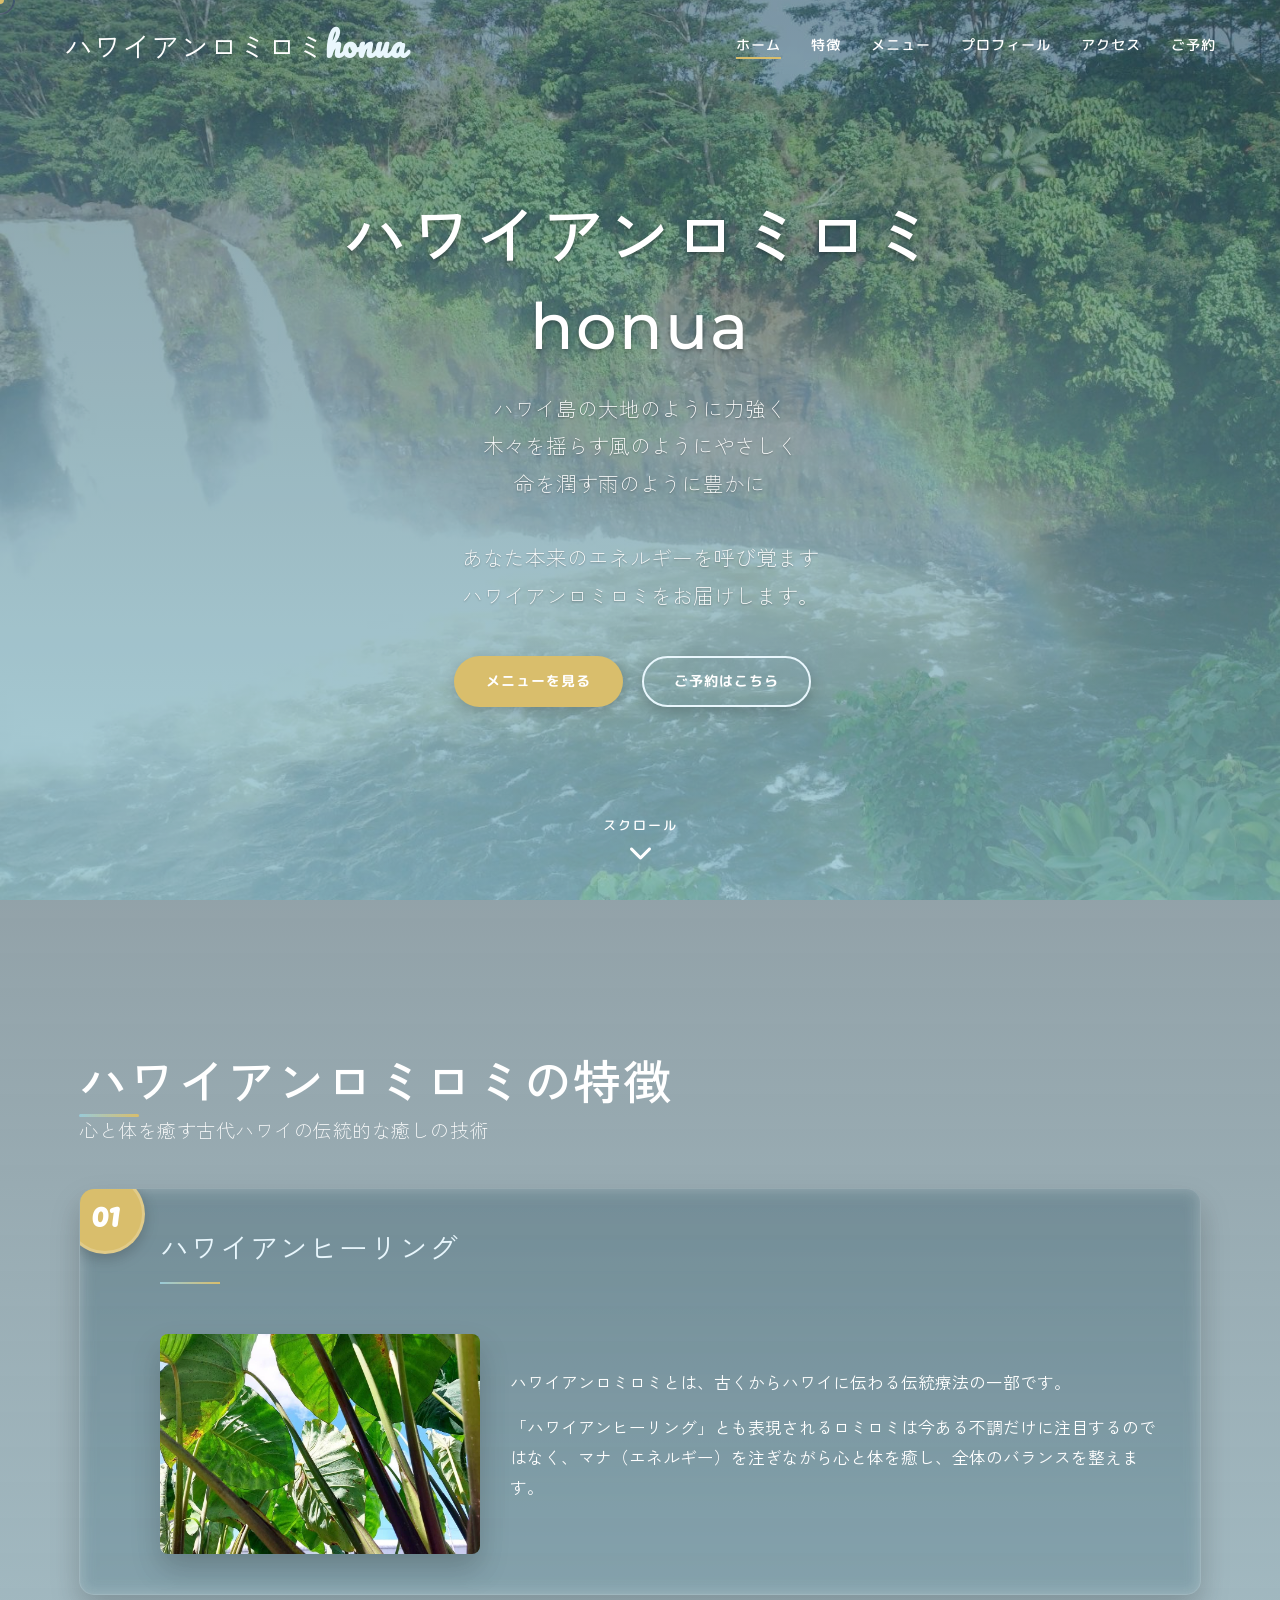
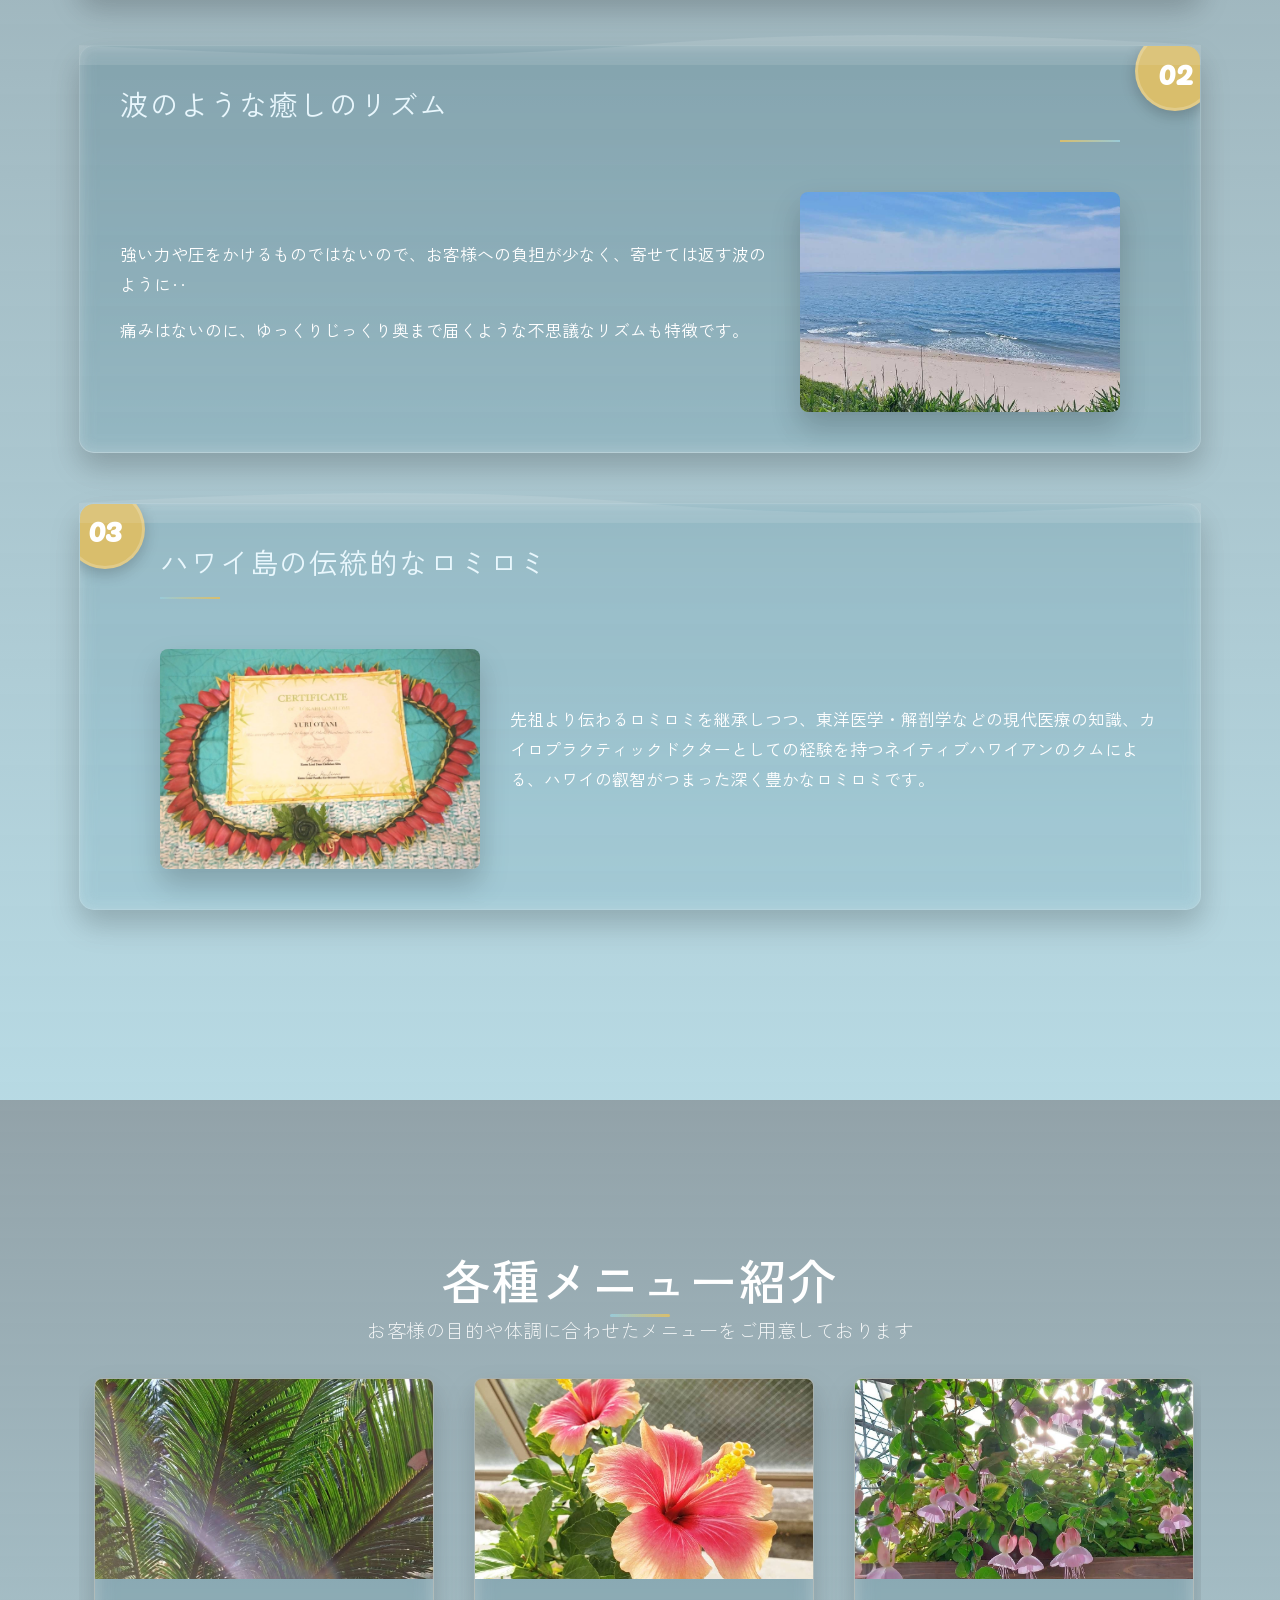
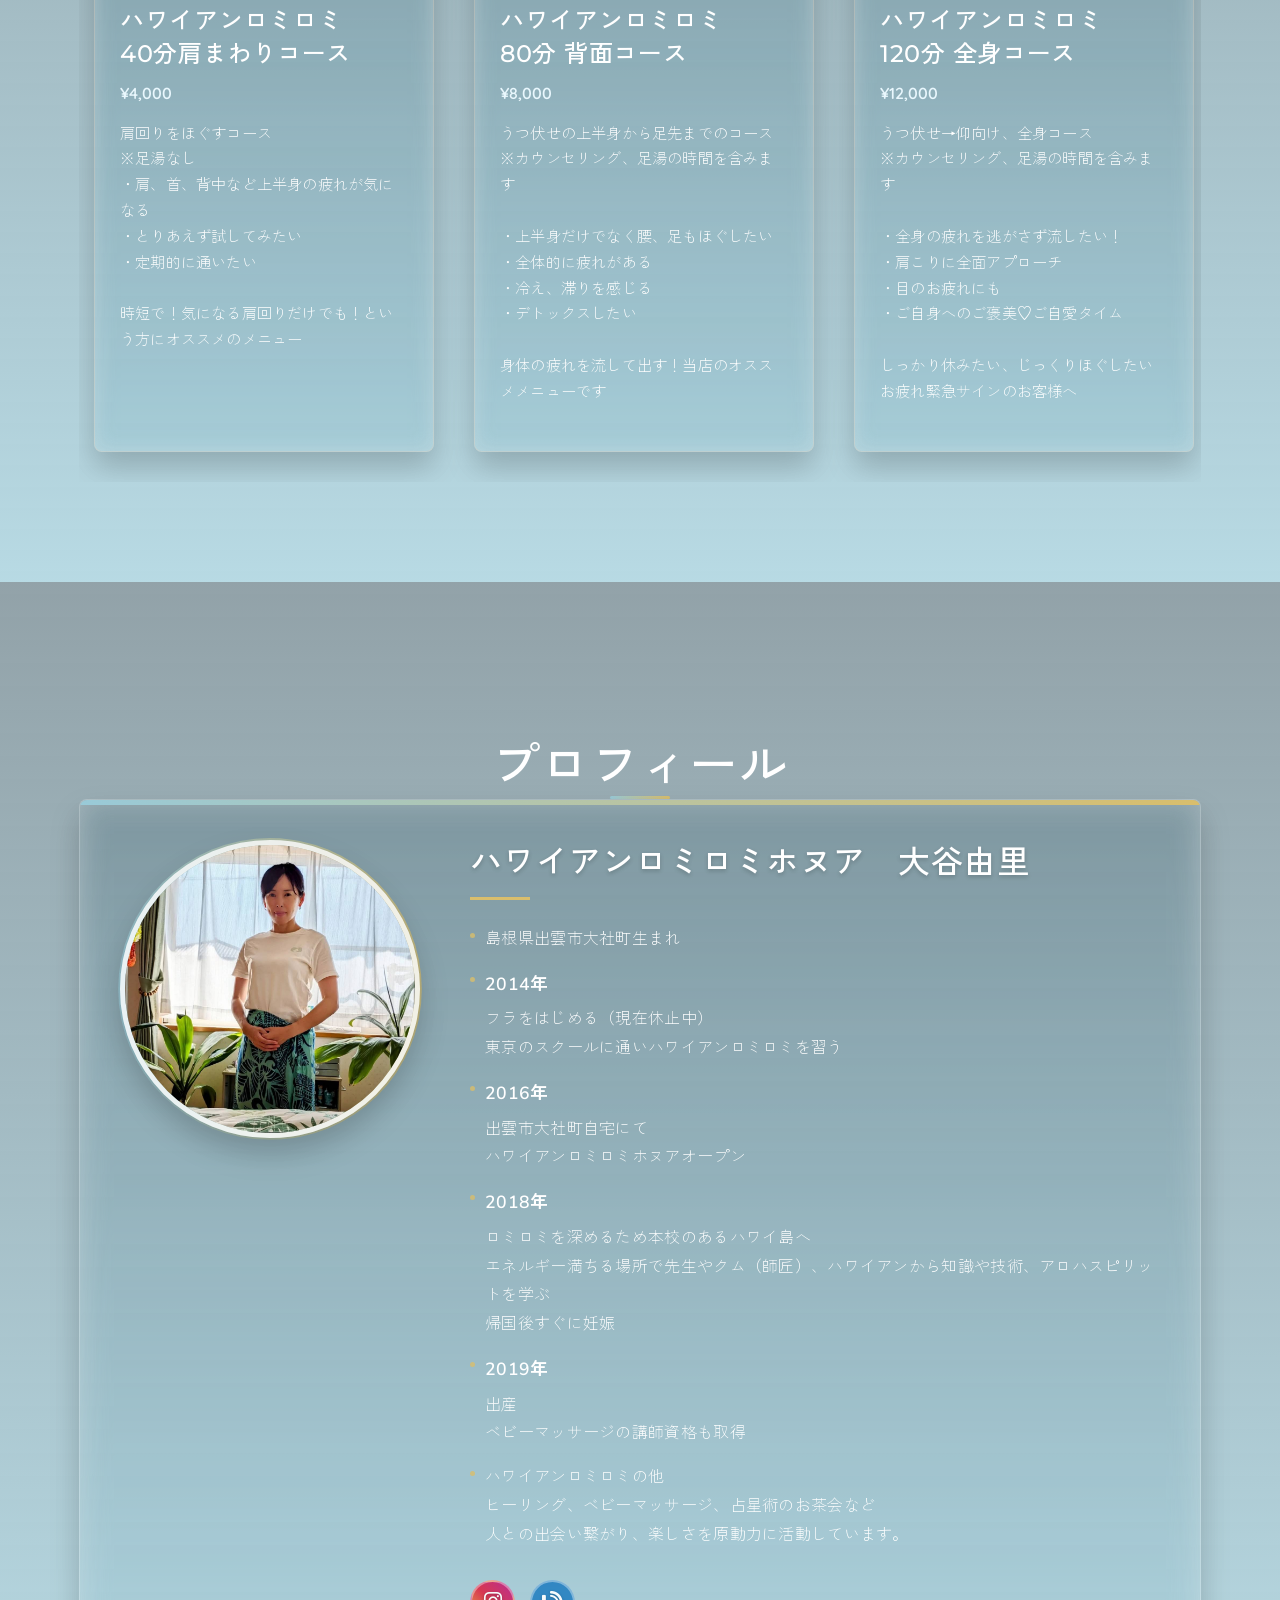
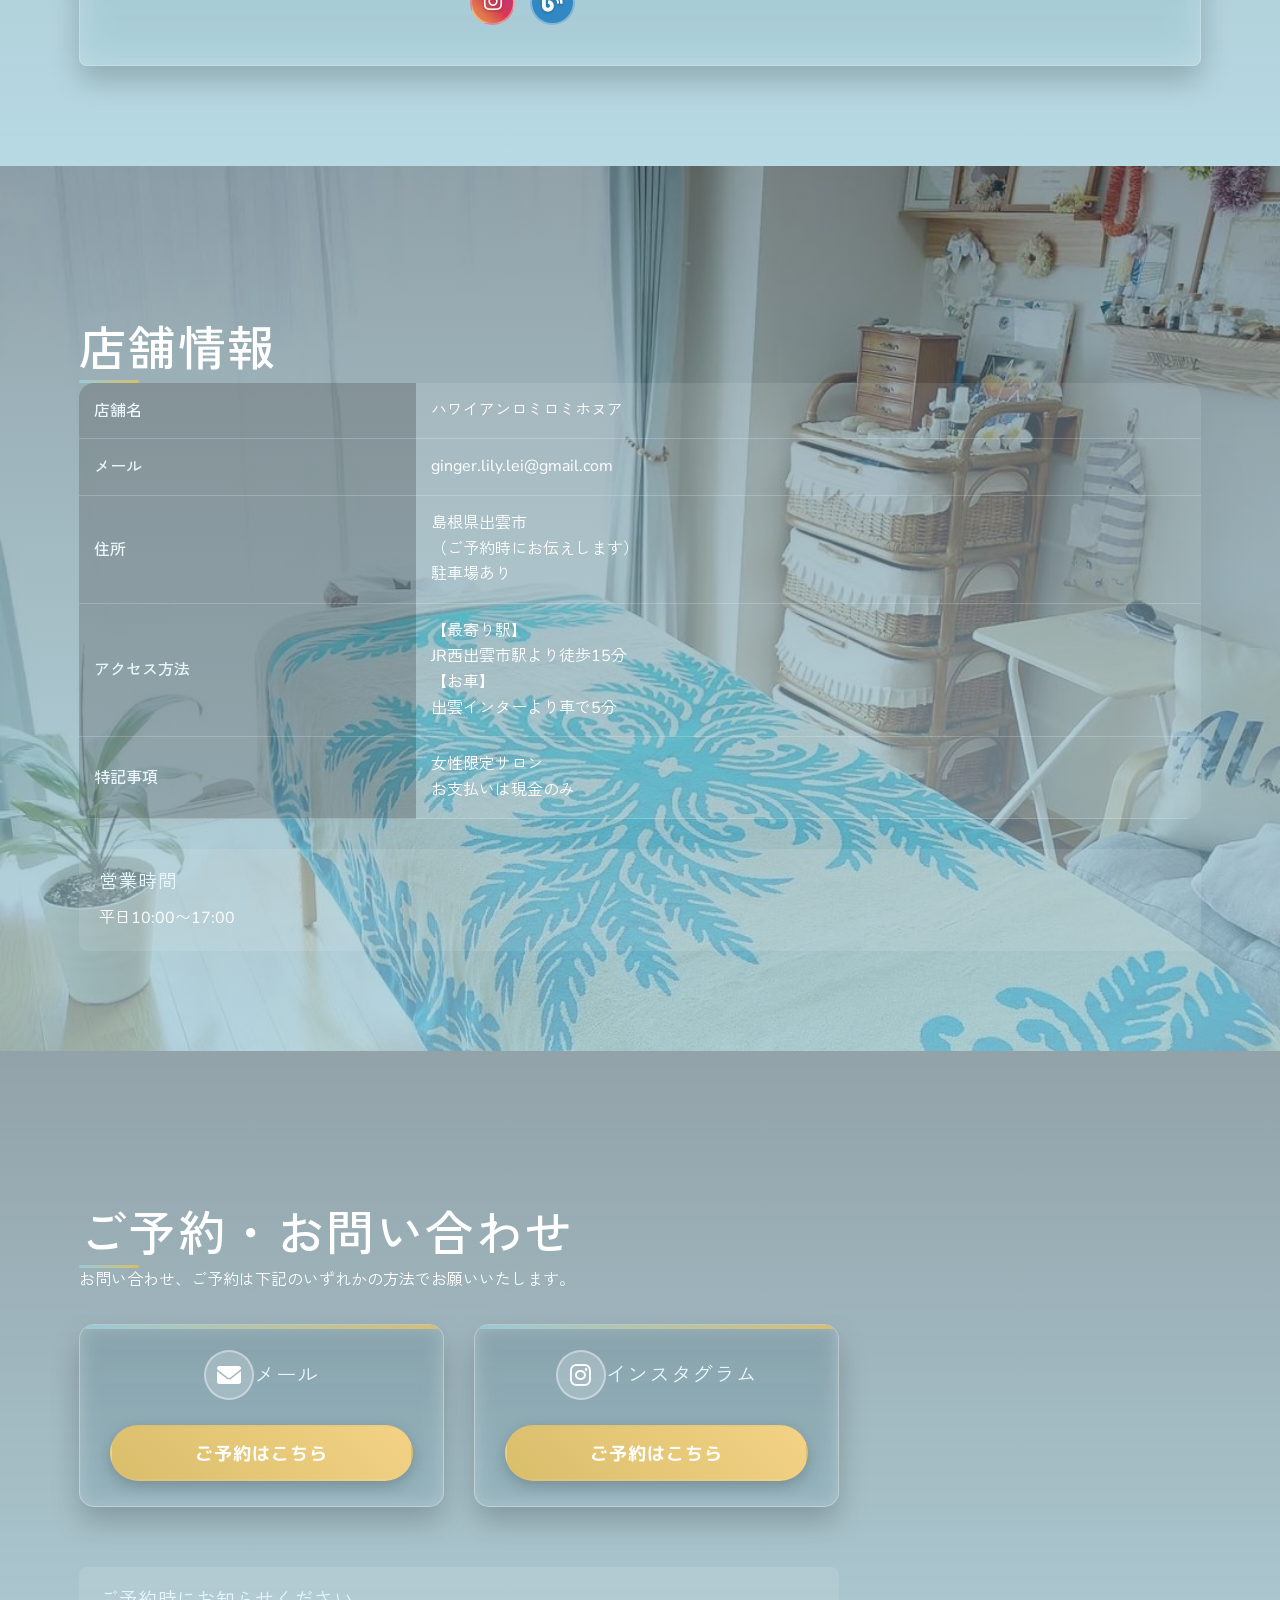
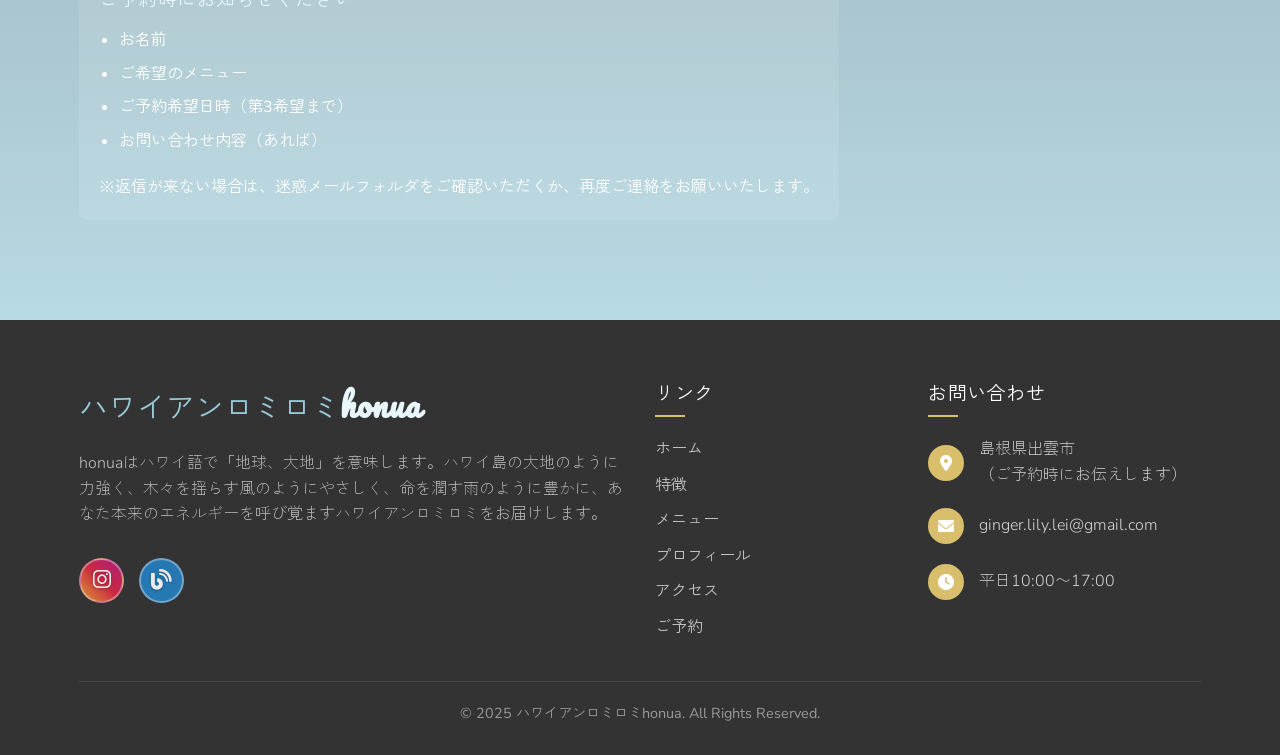
<file: index.html>
<!DOCTYPE html>
<html lang="ja">
<head>
    <meta charset="UTF-8">
    <meta name="viewport" content="width=device-width, initial-scale=1.0">
    <title>ハワイアンロミロミhonua | 島根県出雲市の女性専用マッサージサロン</title>
    <meta name="description" content="島根県出雲市下古志町にある女性専用サロンです。ハワイアンロミロミの他、ヒーリング、ベビーマッサージ、占星術のお茶会など楽しいイベントも開催しています。">
    <meta name="keywords" content="ハワイアンロミロミ,マッサージ,島根県,出雲市,女性専用,癒し,リラクゼーション">
    <meta name="author" content="大谷由里">
    <link rel="stylesheet" href="css/main.css">
    <link rel="stylesheet" href="css/cursor.css">
    <link href="https://cdnjs.cloudflare.com/ajax/libs/font-awesome/6.0.0-beta3/css/all.min.css" rel="stylesheet">
    <link href="https://fonts.googleapis.com/css2?family=M+PLUS+Rounded+1c:wght@300;400;500;700&family=Montserrat:wght@300;400;500;600;700&family=Nunito+Sans:opsz,wght@6..12,300;6..12,400;6..12,500;6..12,600&family=Pacifico&family=Quicksand:wght@300;400;500;600&family=Zen+Kaku+Gothic+New:wght@300;400;500;700&display=swap" rel="stylesheet">    
</head>
<body>
    <!-- ローディング画面 -->
<div id="loading">
    <div class="palm-decoration">
        <div class="palm-leaf">
            <svg viewBox="0 0 100 150" width="150" height="200">
                <path d="M50,150 Q30,100 10,60 Q40,90 50,150" fill="white" />
                <path d="M50,150 Q70,110 90,70 Q60,100 50,150" fill="white" />
            </svg>
        </div>
        <div class="palm-leaf">
            <svg viewBox="0 0 100 150" width="150" height="200">
                <path d="M50,150 Q30,100 10,60 Q40,90 50,150" fill="white" />
                <path d="M50,150 Q70,110 90,70 Q60,100 50,150" fill="white" />
            </svg>
        </div>
        <div class="palm-leaf">
            <svg viewBox="0 0 100 150" width="150" height="200">
                <path d="M50,150 Q30,100 10,60 Q40,90 50,150" fill="white" />
                <path d="M50,150 Q70,110 90,70 Q60,100 50,150" fill="white" />
            </svg>
        </div>
        <div class="palm-leaf">
            <svg viewBox="0 0 100 150" width="150" height="200">
                <path d="M50,150 Q30,100 10,60 Q40,90 50,150" fill="white" />
                <path d="M50,150 Q70,110 90,70 Q60,100 50,150" fill="white" />
            </svg>
        </div>
    </div>
    
    <div class="loading-container">
        <div class="ripple"></div>
        <div class="ripple"></div>
        <div class="ripple"></div>
        
        <div class="loading-circle">
            <div class="loading-circle-inner"></div>
            <div class="loading-circle-spinner"></div>
            <div class="loading-circle-accent"></div>
            <div class="loading-circle-dot"></div>
        </div>
        
        <div class="loading-logo">ハワイアンロミロミ<span>honua</span></div>
        <div class="loading-text">Aloha... Loading</div>
        
        <div class="loading-progress">
            <div class="loading-progress-bar"></div>
        </div>
    </div>
</div>

    <!-- ヘッダー -->
    <header>
        <div class="header-container">
            <a href="#" class="logo">ハワイアンロミロミ<span>honua</span></a>
            <div class="mobile-toggle">
                <i class="fas fa-bars"></i>
            </div>
            <nav>
                <ul>
                    <li><a href="#hero" class="active">ホーム</a></li>
                    <li><a href="#about">特徴</a></li>
                    <li><a href="#services">メニュー</a></li>
                    <li><a href="#profile">プロフィール</a></li>
                    <li><a href="#access">アクセス</a></li>
                    <li><a href="#contact">ご予約</a></li>
                </ul>
            </nav>
        </div>
    </header>
    
    <!-- ヒーローセクション -->
    <section id="hero" class="with-bg">
        <div class="bg-image" style="background-image: url(img/hero2.JPG)"></div>
        <div class="overlay"></div>
        <div class="container">
            <div class="hero-content">
                <h1 class="hero-title fade-in">ハワイアンロミロミhonua</h1>
                <p class="hero-subtitle fade-in">
                    ハワイ島の大地のように力強く<br>
                    木々を揺らす風のようにやさしく<br>
                    命を潤す雨のように豊かに<br><br>
                    あなた本来のエネルギーを呼び覚ます<br>
                    ハワイアンロミロミをお届けします。
                </p>
                <div class="fade-in">
                    <a href="#services" class="btn">メニューを見る</a>
                    <a href="#contact" class="btn btn-outline">ご予約はこちら</a>
                </div>
            </div>
        </div>
        <div class="scroll-down">
            <span>スクロール</span>
            <i class="fas fa-chevron-down"></i>
        </div>
    </section>
    
    <!-- アバウトセクション（特徴） -->
    <section id="about" class="with-bg">
        <div class="bg-image" style="background-image: url('https://images.unsplash.com/photo-1630149462161-3fe9e4746c50?q=80&w=1460&auto=format&fit=crop')"></div>
        <div class="overlay"></div>
        <div class="container">
            <h2 class="section-title fade-in">ハワイアンロミロミの特徴</h2>
            <p class="section-subtitle fade-in">心と体を癒す古代ハワイの伝統的な癒しの技術</p>
            
            <div class="features-wave fade-in">
                <div class="feature-item">
                    <div class="feature-number">01</div>
                    <div class="feature-content">
                        <h3 class="feature-title">ハワイアンヒーリング</h3>
                        <div class="feature-image">
                            <img src="img/01.JPG" alt="ハワイアンヒーリング">
                        </div>
                        <div class="feature-desc">
                            <p>ハワイアンロミロミとは、古くからハワイに伝わる伝統療法の一部です。</p>
                            <p>「ハワイアンヒーリング」とも表現されるロミロミは今ある不調だけに注目するのではなく、マナ（エネルギー）を注ぎながら心と体を癒し、全体のバランスを整えます。</p>
                        </div>
                    </div>
                </div>
                
                <div class="wave-divider">
                    <svg viewBox="0 0 100 20" preserveAspectRatio="none">
                        <path d="M0,10 Q30,20 50,10 T100,10 V20 H0 Z" fill="rgba(255,255,255,0.1)"></path>
                    </svg>
                </div>
                
                <div class="feature-item">
                    <div class="feature-number">02</div>
                    <div class="feature-content">
                        <h3 class="feature-title">波のような癒しのリズム</h3>
                        <div class="feature-image">
                            <img src="img/hero.JPG" alt="波のような癒しのリズム">
                        </div>
                        <div class="feature-desc">
                            <p>強い力や圧をかけるものではないので、お客様への負担が少なく、寄せては返す波のように‥</p>
                            <p>痛みはないのに、ゆっくりじっくり奥まで届くような不思議なリズムも特徴です。</p>
                        </div>
                    </div>
                </div>
                
                <div class="wave-divider">
                    <svg viewBox="0 0 100 20" preserveAspectRatio="none">
                        <path d="M0,10 Q30,0 50,10 T100,10 V20 H0 Z" fill="rgba(255,255,255,0.1)"></path>
                    </svg>
                </div>
                
                <div class="feature-item">
                    <div class="feature-number">03</div>
                    <div class="feature-content">
                        <h3 class="feature-title">ハワイ島の伝統的なロミロミ</h3>
                        <div class="feature-image">
                            <img src="img/03.JPG" alt="ハワイ島の伝統的なロミロミ">
                        </div>
                        <div class="feature-desc">
                            <p>先祖より伝わるロミロミを継承しつつ、東洋医学・解剖学などの現代医療の知識、カイロプラクティックドクターとしての経験を持つネイティブハワイアンのクムによる、ハワイの叡智がつまった深く豊かなロミロミです。</p>
                        </div>
                    </div>
                </div>
            </div>
        </div>
    </section>
    
    <!-- サービスセクション -->
    <section id="services" class="with-bg">
        <div class="bg-image" style="background-image: url('https://images.unsplash.com/photo-1578439297699-eb414262c2de?q=80&w=1470&auto=format&fit=crop')"></div>
        <div class="overlay"></div>
        <div class="container">
            <div class="text-center">
                <h2 class="section-title fade-in">各種メニュー紹介</h2>
                <p class="section-subtitle fade-in">お客様の目的や体調に合わせたメニューをご用意しております</p>
            </div>
            <div class="services-carousel fade-in">
                <div class="services-wrapper">
                    <div class="service-card">
                        <div class="service-image" style="background-image: url('img/lomilomi40.JPG')"></div>
                        <div class="service-content">
                            <h3 class="service-title">ハワイアンロミロミ<br>40分肩まわりコース</h3>
                            <span class="service-price">¥4,000</span>
                            <p class="service-desc">肩回りをほぐすコース<br>※足湯なし<br>
                            ・肩、首、背中など上半身の疲れが気になる<br>
                            ・とりあえず試してみたい<br>
                            ・定期的に通いたい<br><br>
                            時短で！気になる肩回りだけでも！という方にオススメのメニュー</p>
                        </div>
                    </div>
                    <div class="service-card">
                        <div class="service-image" style="background-image: url('img/lomilomi80.JPG')"></div>
                        <div class="service-content">
                            <h3 class="service-title">ハワイアンロミロミ<br>80分 背面コース</h3>
                            <span class="service-price">¥8,000</span>
                            <p class="service-desc">うつ伏せの上半身から足先までのコース<br>
                            ※カウンセリング、足湯の時間を含みます<br><br>
                            ・上半身だけでなく腰、足もほぐしたい<br>
                            ・全体的に疲れがある<br>
                            ・冷え、滞りを感じる<br>
                            ・デトックスしたい<br><br>
                            身体の疲れを流して出す！当店のオススメメニューです</p>
                        </div>
                    </div>
                    <div class="service-card">
                        <div class="service-image" style="background-image: url('img/lomilomi120.JPG')"></div>
                        <div class="service-content">
                            <h3 class="service-title">ハワイアンロミロミ<br>120分 全身コース</h3>
                            <span class="service-price">¥12,000</span>
                            <p class="service-desc">うつ伏せ→仰向け、全身コース<br>
                            ※カウンセリング、足湯の時間を含みます<br><br>
                            ・全身の疲れを逃がさず流したい！<br>
                            ・肩こりに全面アプローチ<br>
                            ・目のお疲れにも<br>
                            ・ご自身へのご褒美♡ご自愛タイム<br><br>
                            しっかり休みたい、じっくりほぐしたいお疲れ緊急サインのお客様へ</p>
                        </div>
                    </div>
                    <div class="service-card">
                        <div class="service-image" style="background-image: url('img/yuruyuru.JPG')"></div>
                        <div class="service-content">
                            <h3 class="service-title">ゆるゆるもみほぐし<br>60分</h3>
                            <span class="service-price">¥5,000</span>
                            <p class="service-desc">服は着たまま、ベッドでゆるゆるもみほぐし<br>
                            ※カウンセリングの時間を含みます<br><br>
                            ・服を脱ぐのはちょっと…<br>
                            ・妊娠中の方<br>
                            ・産後のママさん<br>
                            ・体力的に自信のない時etc..<br><br>
                            お気軽にご相談ください</p>
                        </div>
                    </div>
                    <div class="service-card">
                        <div class="service-image" style="background-image: url('img/trial.JPG')"></div>
                        <div class="service-content">
                            <h3 class="service-title">ホヌアお試しコース<br>30分</h3>
                            <span class="service-price">¥3,000</span>
                            <p class="service-desc">
                            服を着たまま座位のロミロミとヒーリングをお試しいただけます。<br>
                            ※カウンセリングの時間を含みます</p>
                        </div>
                    </div>
                    <div class="service-card">
                        <div class="service-image" style="background-image: url('img/healing.JPG')"></div>
                        <div class="service-content">
                            <h3 class="service-title">各種ヒーリング<br>対面・遠隔 60分</h3>
                            <span class="service-price">¥5,000</span>
                            <p class="service-desc">自分で自分を愛し癒すと決めたあなたへ<br>
                            ヒーリングのエネルギーがサポートします。<br>
                            ※カウンセリング時間を含む<br><br>
                            ・レムリアンヒーリング<br>
                            ・レイキヒーリング</p>
                        </div>
                    </div>
                </div>
            </div>
        </div>
    </section>
    
    <!-- プロフィールセクション -->
    <section id="profile" class="with-bg">
        <div class="bg-image" style="background-image: url('https://images.unsplash.com/photo-1527607678531-a73cbfe72256?q=80&w=1471&auto=format&fit=crop')"></div>
        <div class="overlay"></div>
        <div class="container">
            <div class="text-center">
                <h2 class="section-title fade-in">プロフィール</h2>
            </div>
            <div class="profile-container fade-in">
                <div class="profile-image">
                    <img src="img/ profile.JPG" alt="大谷由里">
                </div>
                <div class="profile-content">
                    <h3 class="profile-name">ハワイアンロミロミホヌア　大谷由里</h3>
                    <div class="profile-bio">
                        <p>島根県出雲市大社町生まれ</p>
                        <p><strong>2014年</strong><br>フラをはじめる（現在休止中）<br>東京のスクールに通いハワイアンロミロミを習う</p>
                        <p><strong>2016年</strong><br>出雲市大社町自宅にて<br>ハワイアンロミロミホヌアオープン</p>
                        <p><strong>2018年</strong><br>ロミロミを深めるため本校のあるハワイ島へ<br>エネルギー満ちる場所で先生やクム（師匠）、ハワイアンから知識や技術、アロハスピリットを学ぶ<br>帰国後すぐに妊娠</p>
                        <p><strong>2019年</strong><br>出産<br>ベビーマッサージの講師資格も取得</p>
                        <p>ハワイアンロミロミの他<br>ヒーリング、ベビーマッサージ、占星術のお茶会など<br>人との出会い繋がり、楽しさを原動力に活動しています。</p>
                    </div>
                    <div class="social-links">
                        <a href="https://instagram.com/honua.lomi?utm_source=qr&igshid=MzNlNGNkZWQ4Mg%3D%3D" class="social-link instagram" target="_blank">
                            <i class="fab fa-instagram"></i> 
                        </a>
                        <a href="https://profile.ameba.jp/ameba/ginger-lily-lei" class="social-link ameblo" target="_blank">
                            <i class="fas fa-blog"></i>
                        </a>
                    </div>
                </div>
            </div>
        </div>
    </section>
    
    <!-- アクセスセクション -->
    <section id="access" class="with-bg">
        <div class="bg-image" style="background-image: url(img/access.JPG)"></div>
        <div class="overlay"></div>
        <div class="container">
            <h2 class="section-title fade-in">店舗情報</h2>
            <div class="access-content fade-in">
                <div class="access-info">
                    <div class="info-table">
                        <table>
                            <tr>
                                <th>店舗名</th>
                                <td>ハワイアンロミロミホヌア</td>
                            </tr>
                            <tr>
                                <th>メール</th>
                                <td>ginger.lily.lei@gmail.com</td>
                            </tr>
                            <tr>
                                <th>住所</th>
                                <td>島根県出雲市<br>（ご予約時にお伝えします）<br>駐車場あり</td>
                            </tr>
                            <tr>
                                <th>アクセス方法</th>
                                <td>【最寄り駅】<br>JR西出雲市駅より徒歩15分<br>【お車】<br>出雲インターより車で5分</td>
                            </tr>
                            <tr>
                                <th>特記事項</th>
                                <td>女性限定サロン<br>お支払いは現金のみ</td>
                            </tr>
                        </table>
                    </div>
                    <div class="access-hours">
                        <h3>営業時間</h3>
                        <p>平日10:00〜17:00</p>
                    </div>
                </div>
            </div>
        </div>
    </section>
    
    <!-- 予約セクション -->
    <section id="contact" class="with-bg">
        <div class="bg-image" style="background-image: url('https://images.unsplash.com/photo-1611562689196-a5d89bda7075?q=80&w=1471&auto=format&fit=crop')"></div>
        <div class="overlay"></div>
        <div class="container">
            <h2 class="section-title fade-in">ご予約・お問い合わせ</h2>
            <div class="contact-content fade-in">
                <div class="contact-info">
                    <p>お問い合わせ、ご予約は下記のいずれかの方法でお願いいたします。</p>
                    
                    <!-- 新しいコンタクトメソッドのコンテナ -->
                    <div class="contact-methods-container">
                        <!-- メール予約カード -->
                        <div class="contact-method">
                            <div class="contact-method-top">
                                <div class="contact-method-icon">
                                    <i class="fas fa-envelope"></i>
                                </div>
                                <h3 class="contact-method-title">メール</h3>
                            </div>
                            <a href="mailto:ginger.lily.lei@gmail.com?subject=Honua予約&body=%0D%0A お名前: %0D%0Aご希望のメニュー:%0D%0Aご予約希望日時:%0D%0A第1希望:%0D%0A第2希望:%0D%0A第3希望:%0D%0Aお問い合わせ内容（あれば）:" class="button">
                                ご予約はこちら
                            </a>
                        </div>
                        
                        <!-- インスタグラム予約カード -->
                        <div class="contact-method">
                            <div class="contact-method-top">
                                <div class="contact-method-icon">
                                    <i class="fab fa-instagram"></i>
                                </div>
                                <h3 class="contact-method-title">インスタグラム</h3>
                            </div>
                            <a href="https://instagram.com/honua.lomi?utm_source=qr&igshid=MzNlNGNkZWQ4Mg%3D%3D" class="button">
                                ご予約はこちら
                            </a>
                        </div>
                    </div>
                    
                    <div class="reservation-info">
                        <h3>ご予約時にお知らせください</h3>
                        <ul>
                            <li>お名前</li>
                            <li>ご希望のメニュー</li>
                            <li>ご予約希望日時（第3希望まで）</li>
                            <li>お問い合わせ内容（あれば）</li>
                        </ul>
                        <p>※返信が来ない場合は、迷惑メールフォルダをご確認いただくか、再度ご連絡をお願いいたします。</p>
                    </div>
                </div>
            </div>
        </div>
    </section>
    
    
    
    <!-- フッター -->
    <footer>
        <div class="container">
            <div class="footer-content">
                <div class="footer-about">
                    <a href="#" class="footer-logo">ハワイアンロミロミ<span>honua</span></a>
                    <p class="footer-desc">honuaはハワイ語で「地球、大地」を意味します。ハワイ島の大地のように力強く、木々を揺らす風のようにやさしく、命を潤す雨のように豊かに、あなた本来のエネルギーを呼び覚ますハワイアンロミロミをお届けします。</p>
                    <div class="social-links">
                        <a href="https://instagram.com/honua.lomi?utm_source=qr&igshid=MzNlNGNkZWQ4Mg%3D%3D" class="social-link instagram" target="_blank">
                            <i class="fab fa-instagram"></i>
                        </a>
                        <a href="https://profile.ameba.jp/ameba/ginger-lily-lei" class="social-link ameblo" target="_blank">
                            <i class="fas fa-blog"></i>
                        </a>
                    </div>
                </div>
                <div class="footer-links">
                    <h4 class="footer-title">リンク</h4>
                    <ul>
                        <li><a href="#hero">ホーム</a></li>
                        <li><a href="#about">特徴</a></li>
                        <li><a href="#services">メニュー</a></li>
                        <li><a href="#profile">プロフィール</a></li>
                        <li><a href="#access">アクセス</a></li>
                        <li><a href="#contact">ご予約</a></li>
                    </ul>
                </div>
                <div class="footer-contact">
                    <h4 class="footer-title">お問い合わせ</h4>
                    <div class="footer-contact-item">
                        <i class="fas fa-map-marker-alt"></i>
                        <div>島根県出雲市<br>（ご予約時にお伝えします）</div>
                    </div>
                    <div class="footer-contact-item">
                        <i class="fas fa-envelope"></i>
                        <div>ginger.lily.lei@gmail.com</div>
                    </div>
                    <div class="footer-contact-item">
                        <i class="fas fa-clock"></i>
                        <div>平日10:00〜17:00</div>
                    </div>
                </div>
            </div>
            <div class="footer-bottom">
                <p>&copy; 2025 ハワイアンロミロミhonua. All Rights Reserved.</p>
            </div>
        </div>
    </footer>
    <script src="js/script.js"></script>
    <script src="js/cursor.js"></script>
    <script type="application/ld+json">
        {
          "@context": "https://schema.org",
          "@type": "BeautySalon",
          "name": "ハワイアンロミロミhonua",
          "image": "https://yourusername.github.io/yourrepository/img/hero2.JPG",
          "description": "島根県出雲市下古志町にある女性専用ハワイアンロミロミサロン",
          "address": {
            "@type": "PostalAddress",
            "addressLocality": "出雲市下古志町",
            "addressRegion": "島根県"
          },
          "openingHours": "Mo-Fr 10:00-17:00",
          "priceRange": "¥3,000 - ¥12,000",
          "telephone": "",
          "url": "https://otanitomoya.github.io/honua/"
        }
    </script>
</body>
</html>
</file>
<file: css/main.css>
/* 
 * メインCSSファイル - すべてのスタイルをインポート
 */

/* 基本変数とリセットスタイル */
@import 'variables.css';
@import 'base.css';

/* コンポーネントスタイル */
@import 'components.css';

/* レイアウト */
@import 'layout.css';

/* 各セクション */
@import 'sections.css';

/* レスポンシブ - 最後に読み込み */
@import 'responsive.css';
</file>
<file: css/cursor.css>
/* 
 * カスタムカーソルスタイル
 */

 @import 'variables.css';

 /* カーソル表示を非表示（カスタムカーソルを使用するため） */
 * {
     cursor: none;
 }
 
 /* カスタムカーソル - 外側の円 */
 .cursor-outer {
     width: 30px;
     height: 30px;
     border: 2px solid var(--primary-color);
     border-radius: 50%;
     position: fixed;
     pointer-events: none;
     z-index: 9999;
     mix-blend-mode: difference;
     transition: transform 0.1s ease;
     transform: translate(-50%, -50%);
 }
 
 /* カスタムカーソル - 内側のドット */
 .cursor-inner {
     width: 8px;
     height: 8px;
     background-color: var(--accent-color);
     border-radius: 50%;
     position: fixed;
     pointer-events: none;
     z-index: 9999;
     transform: translate(-50%, -50%);
     transition: width 0.2s ease, height 0.2s ease;
 }
 
 /* リンクや操作可能な要素にホバーした時の内側カーソル */
 .cursor-hover .cursor-inner {
     width: 15px;
     height: 15px;
     background-color: var(--accent-color);
     opacity: 0.8;
 }
 
 /* リンクや操作可能な要素にホバーした時の外側カーソル */
 .cursor-hover .cursor-outer {
     width: 40px;
     height: 40px;
     border-color: var(--accent-color);
     opacity: 0.5;
     transform: translate(-50%, -50%) scale(1.2);
 }
 
 /* カーソルをクリックした時のアニメーション効果 */
 .cursor-click .cursor-outer {
     transform: translate(-50%, -50%) scale(0.9);
     opacity: 0.6;
 }
 
 .cursor-click .cursor-inner {
     transform: translate(-50%, -50%) scale(0.9);
     background-color: #fff;
 }
 
 /* モバイルデバイスでは非表示 */
 @media (max-width: 768px) {
     .cursor-outer, .cursor-inner {
         display: none;
     }
     
     * {
         cursor: auto;
     }
 }
</file>
